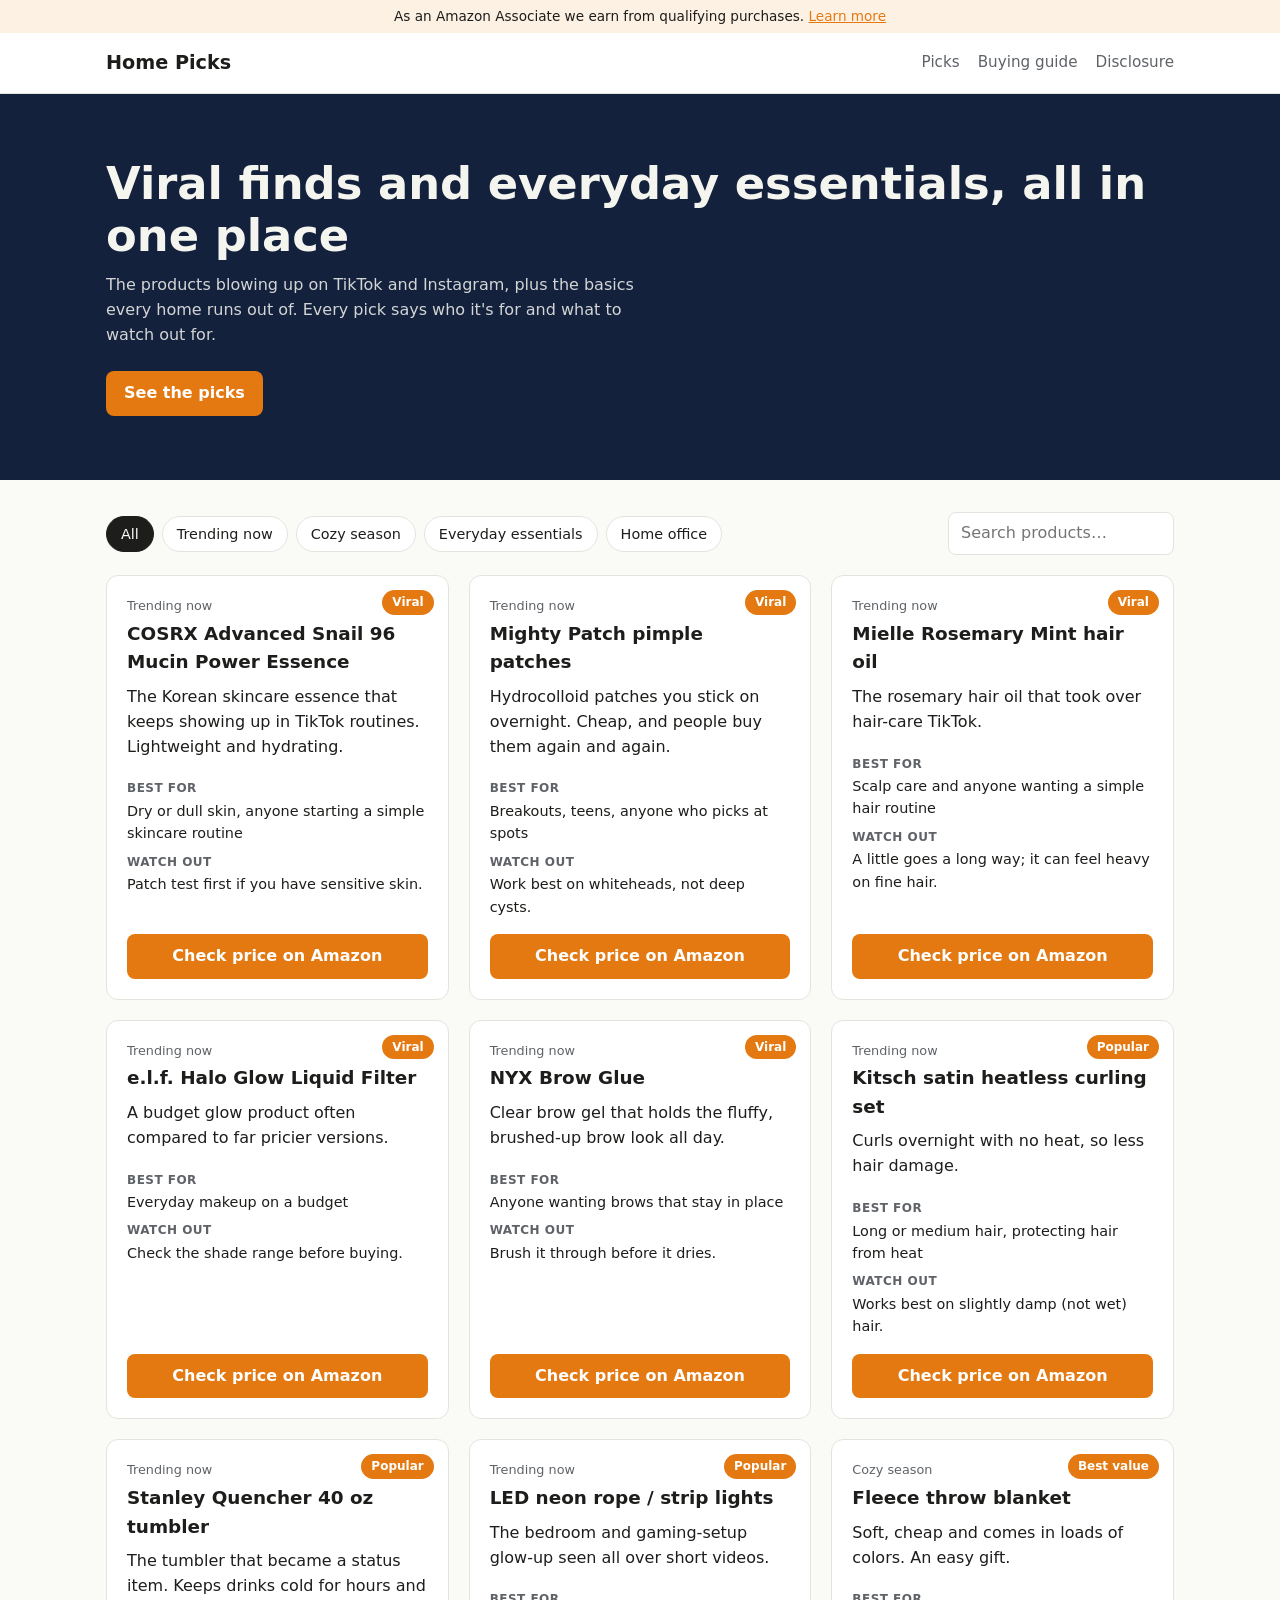
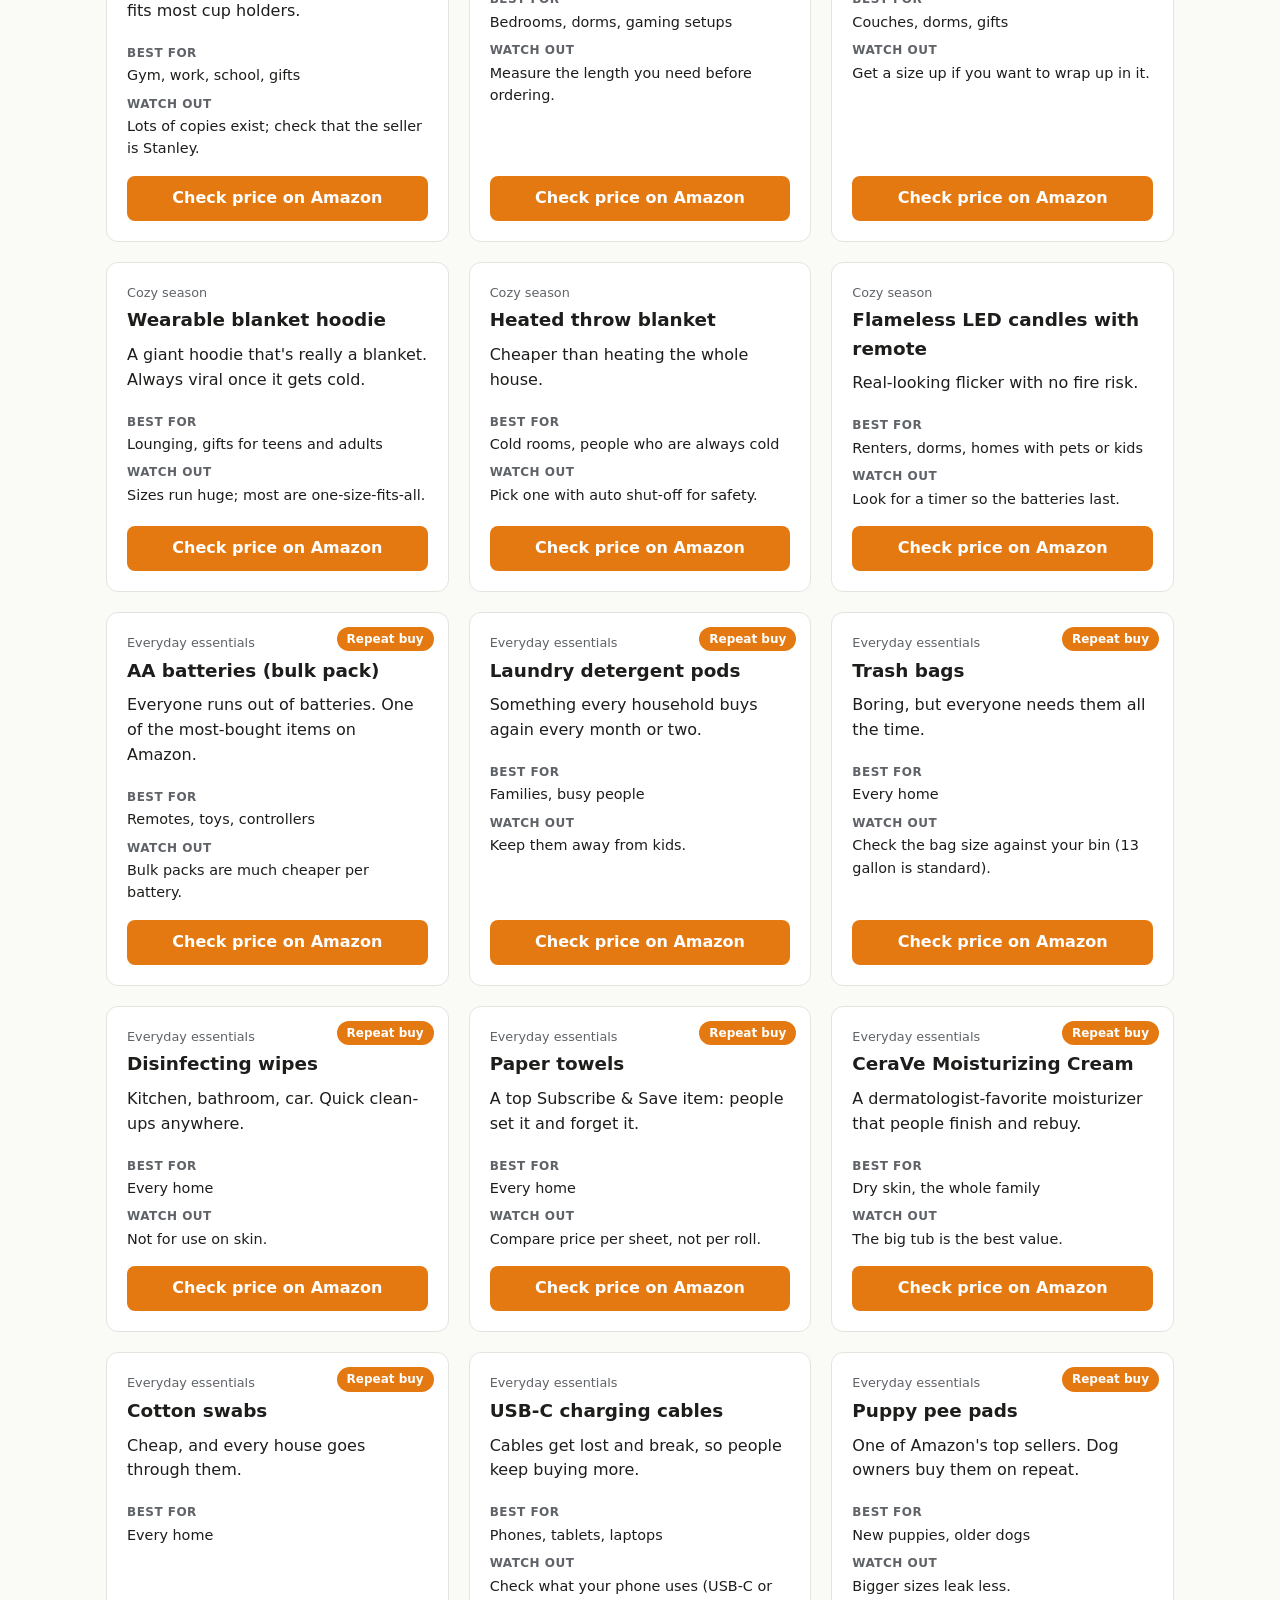
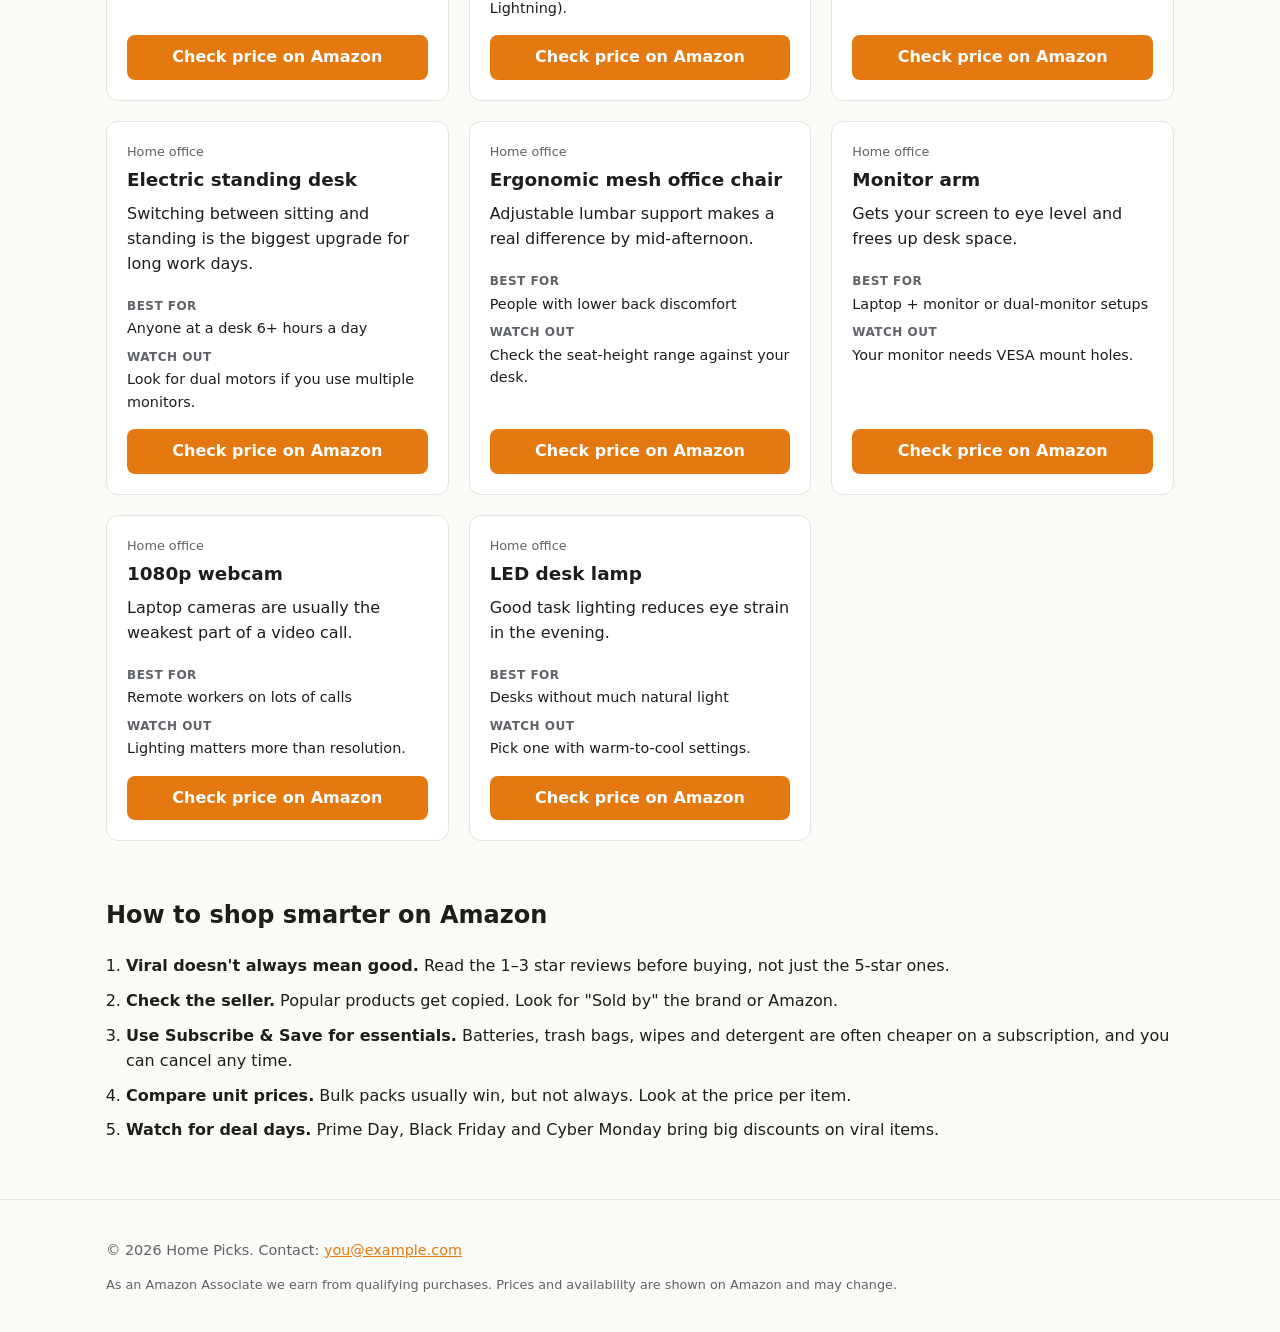
<file: affiliate-site/index.html>
<!doctype html>
<html lang="en">
<head>
  <meta charset="utf-8">
  <meta name="viewport" content="width=device-width, initial-scale=1">
  <title>Viral Finds &amp; Essentials</title>
  <meta name="description" content="The products everyone is buying right now, plus the everyday essentials every home needs.">
  <link rel="stylesheet" href="styles.css">
  <script src="config.js"></script>
  <script src="products.js"></script>
</head>
<body>
  <div class="disclosure-bar">
    As an Amazon Associate we earn from qualifying purchases. <a href="disclosure.html">Learn more</a>
  </div>

  <header class="site-header">
    <div class="wrap header-inner">
      <a href="index.html" class="logo" data-site-name>Home Picks</a>
      <nav>
        <a href="#picks">Picks</a>
        <a href="#guide">Buying guide</a>
        <a href="disclosure.html">Disclosure</a>
      </nav>
    </div>
  </header>

  <main>
    <section class="hero">
      <div class="wrap">
        <h1 data-tagline>Viral finds and everyday essentials, all in one place</h1>
        <p>The products blowing up on TikTok and Instagram, plus the basics every home runs out of. Every pick says who it's for and what to watch out for.</p>
        <a href="#picks" class="btn btn-primary">See the picks</a>
      </div>
    </section>

    <section id="picks" class="wrap">
      <div class="toolbar">
        <div class="filters" id="filters" role="tablist" aria-label="Categories"></div>
        <input type="search" id="search" placeholder="Search products…" aria-label="Search products">
      </div>
      <div class="grid" id="grid"></div>
      <p class="empty" id="empty" hidden>No products match that search.</p>
    </section>

    <section id="guide" class="wrap guide">
      <h2>How to shop smarter on Amazon</h2>
      <ol>
        <li><strong>Viral doesn't always mean good.</strong> Read the 1–3 star reviews before buying, not just the 5-star ones.</li>
        <li><strong>Check the seller.</strong> Popular products get copied. Look for "Sold by" the brand or Amazon.</li>
        <li><strong>Use Subscribe &amp; Save for essentials.</strong> Batteries, trash bags, wipes and detergent are often cheaper on a subscription, and you can cancel any time.</li>
        <li><strong>Compare unit prices.</strong> Bulk packs usually win, but not always. Look at the price per item.</li>
        <li><strong>Watch for deal days.</strong> Prime Day, Black Friday and Cyber Monday bring big discounts on viral items.</li>
      </ol>
    </section>
  </main>

  <footer class="site-footer">
    <div class="wrap">
      <p>&copy; <span data-year></span> <span data-site-name>Home Picks</span>. Contact: <a data-email href="#"></a></p>
      <p class="small">As an Amazon Associate we earn from qualifying purchases. Prices and availability are shown on Amazon and may change.</p>
    </div>
  </footer>

  <script src="app.js"></script>
</body>
</html>
</file>
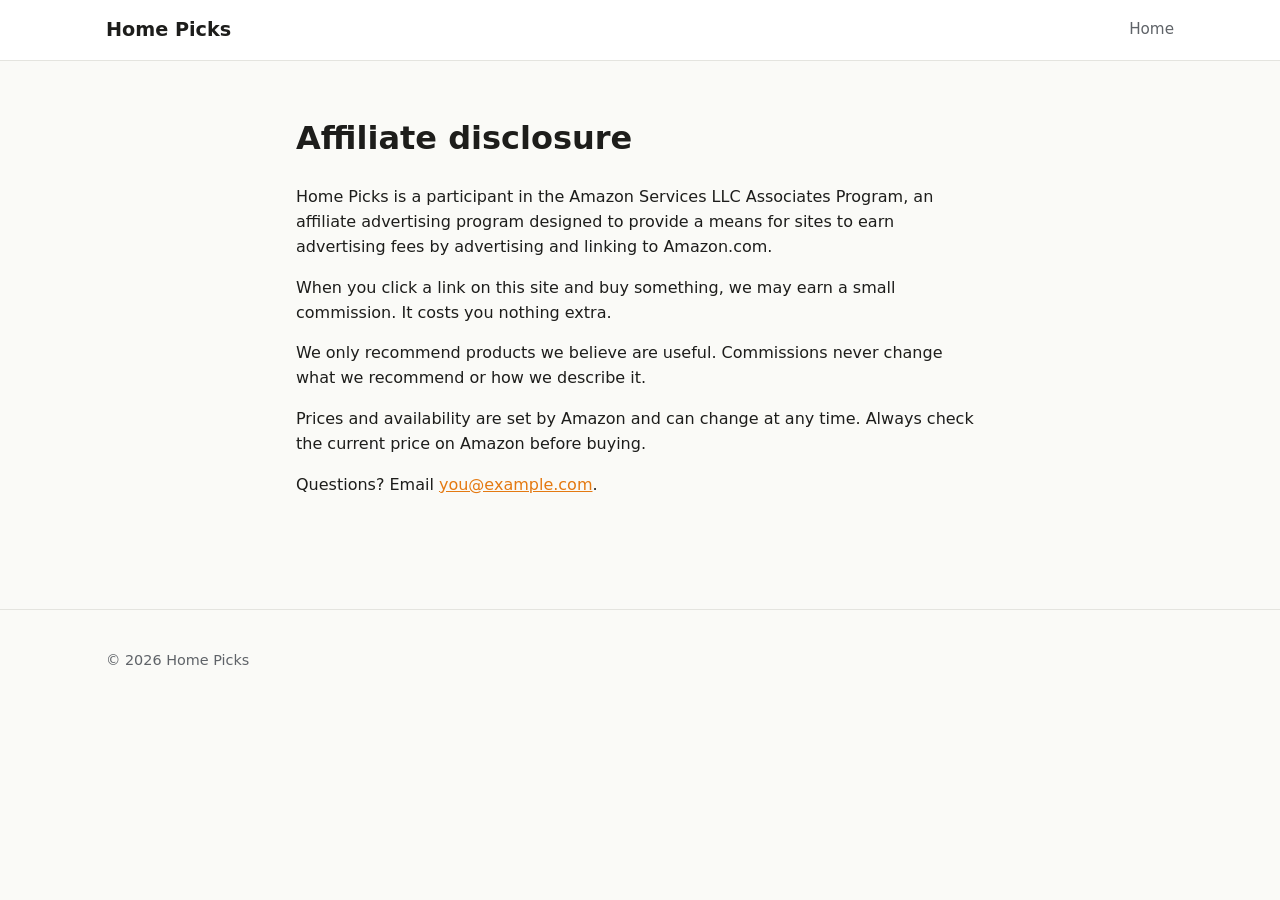
<file: affiliate-site/disclosure.html>
<!doctype html>
<html lang="en">
<head>
  <meta charset="utf-8">
  <meta name="viewport" content="width=device-width, initial-scale=1">
  <title>Affiliate Disclosure</title>
  <link rel="stylesheet" href="styles.css">
  <script src="config.js"></script>
</head>
<body>
  <header class="site-header">
    <div class="wrap header-inner">
      <a href="index.html" class="logo" data-site-name>Home Picks</a>
      <nav><a href="index.html">Home</a></nav>
    </div>
  </header>
  <main class="wrap prose">
    <h1>Affiliate disclosure</h1>
    <p><span data-site-name>This site</span> is a participant in the Amazon Services LLC Associates Program, an affiliate advertising program designed to provide a means for sites to earn advertising fees by advertising and linking to Amazon.com.</p>
    <p>When you click a link on this site and buy something, we may earn a small commission. It costs you nothing extra.</p>
    <p>We only recommend products we believe are useful. Commissions never change what we recommend or how we describe it.</p>
    <p>Prices and availability are set by Amazon and can change at any time. Always check the current price on Amazon before buying.</p>
    <p>Questions? Email <a data-email href="#"></a>.</p>
  </main>
  <footer class="site-footer">
    <div class="wrap"><p>&copy; <span data-year></span> <span data-site-name>Home Picks</span></p></div>
  </footer>
  <script src="app.js"></script>
</body>
</html>
</file>
<file: affiliate-site/styles.css>
:root {
  --bg: #fafaf7;
  --surface: #ffffff;
  --text: #1d1d1b;
  --muted: #5f6368;
  --border: #e4e4df;
  --accent: #e47911;
  --accent-text: #ffffff;
  --accent-soft: #fdf1e4;
  --hero: #14213d;
  --hero-text: #f5f5f0;
  --radius: 12px;
}
@media (prefers-color-scheme: dark) {
  :root {
    --bg: #121212;
    --surface: #1c1c1e;
    --text: #ececec;
    --muted: #a0a0a5;
    --border: #2e2e32;
    --accent-soft: #3a2a18;
    --hero: #0b1426;
  }
}
* { box-sizing: border-box; }
body {
  margin: 0;
  font-family: system-ui, -apple-system, "Segoe UI", Roboto, sans-serif;
  background: var(--bg);
  color: var(--text);
  line-height: 1.55;
}
a { color: var(--accent); }
.wrap { max-width: 1100px; margin: 0 auto; padding: 0 16px; }

.disclosure-bar {
  background: var(--accent-soft);
  font-size: 0.85rem;
  text-align: center;
  padding: 6px 16px;
}

.site-header { background: var(--surface); border-bottom: 1px solid var(--border); }
.header-inner { display: flex; align-items: center; justify-content: space-between; gap: 16px; height: 60px; }
.logo { font-weight: 800; font-size: 1.2rem; color: var(--text); text-decoration: none; }
nav { display: flex; gap: 18px; }
nav a { color: var(--muted); text-decoration: none; font-size: 0.95rem; }
nav a:hover { color: var(--text); }

.hero { background: var(--hero); color: var(--hero-text); padding: 64px 0; margin-bottom: 32px; }
.hero h1 { font-size: clamp(1.8rem, 4vw, 2.8rem); margin: 0 0 12px; line-height: 1.15; }
.hero p { max-width: 560px; opacity: 0.85; margin: 0 0 24px; }

.btn {
  display: inline-block;
  padding: 10px 18px;
  border-radius: 8px;
  font-weight: 600;
  text-decoration: none;
  text-align: center;
}
.btn-primary { background: var(--accent); color: var(--accent-text); }
.btn-primary:hover { filter: brightness(1.08); }

.toolbar { display: flex; flex-wrap: wrap; gap: 12px; justify-content: space-between; align-items: center; margin-bottom: 20px; }
.filters { display: flex; flex-wrap: wrap; gap: 8px; }
.chip {
  border: 1px solid var(--border);
  background: var(--surface);
  color: var(--text);
  padding: 6px 14px;
  border-radius: 999px;
  cursor: pointer;
  font: inherit;
  font-size: 0.9rem;
}
.chip[aria-selected="true"] { background: var(--text); color: var(--bg); border-color: var(--text); }
#search {
  padding: 8px 12px;
  border: 1px solid var(--border);
  border-radius: 8px;
  background: var(--surface);
  color: var(--text);
  font: inherit;
  min-width: 220px;
}

.grid { display: grid; grid-template-columns: repeat(auto-fill, minmax(280px, 1fr)); gap: 20px; }
.card {
  position: relative;
  background: var(--surface);
  border: 1px solid var(--border);
  border-radius: var(--radius);
  padding: 20px;
  display: flex;
  flex-direction: column;
}
.card img { width: 100%; height: 180px; object-fit: contain; margin-bottom: 12px; }
.card h3 { margin: 4px 0 8px; font-size: 1.15rem; }
.card .why { margin: 0 0 12px; }
.card dl { margin: 0 0 16px; font-size: 0.9rem; flex: 1; }
.card dt { font-weight: 700; color: var(--muted); font-size: 0.75rem; text-transform: uppercase; letter-spacing: 0.04em; margin-top: 8px; }
.card dd { margin: 2px 0 0; }
.category { font-size: 0.8rem; color: var(--muted); }
.badge {
  position: absolute;
  top: 14px;
  right: 14px;
  background: var(--accent);
  color: var(--accent-text);
  font-size: 0.75rem;
  font-weight: 700;
  padding: 3px 10px;
  border-radius: 999px;
}
.empty { color: var(--muted); text-align: center; padding: 40px 0; }

.guide { margin: 56px auto; }
.guide ol { padding-left: 20px; }
.guide li { margin-bottom: 10px; }
.prose { max-width: 720px; padding-top: 32px; padding-bottom: 48px; }

.site-footer { border-top: 1px solid var(--border); margin-top: 48px; padding: 24px 0; color: var(--muted); font-size: 0.9rem; }
.small { font-size: 0.8rem; }

@media (max-width: 600px) {
  nav { gap: 12px; }
  nav a { font-size: 0.85rem; }
  #search { width: 100%; min-width: 0; }
}
</file>
